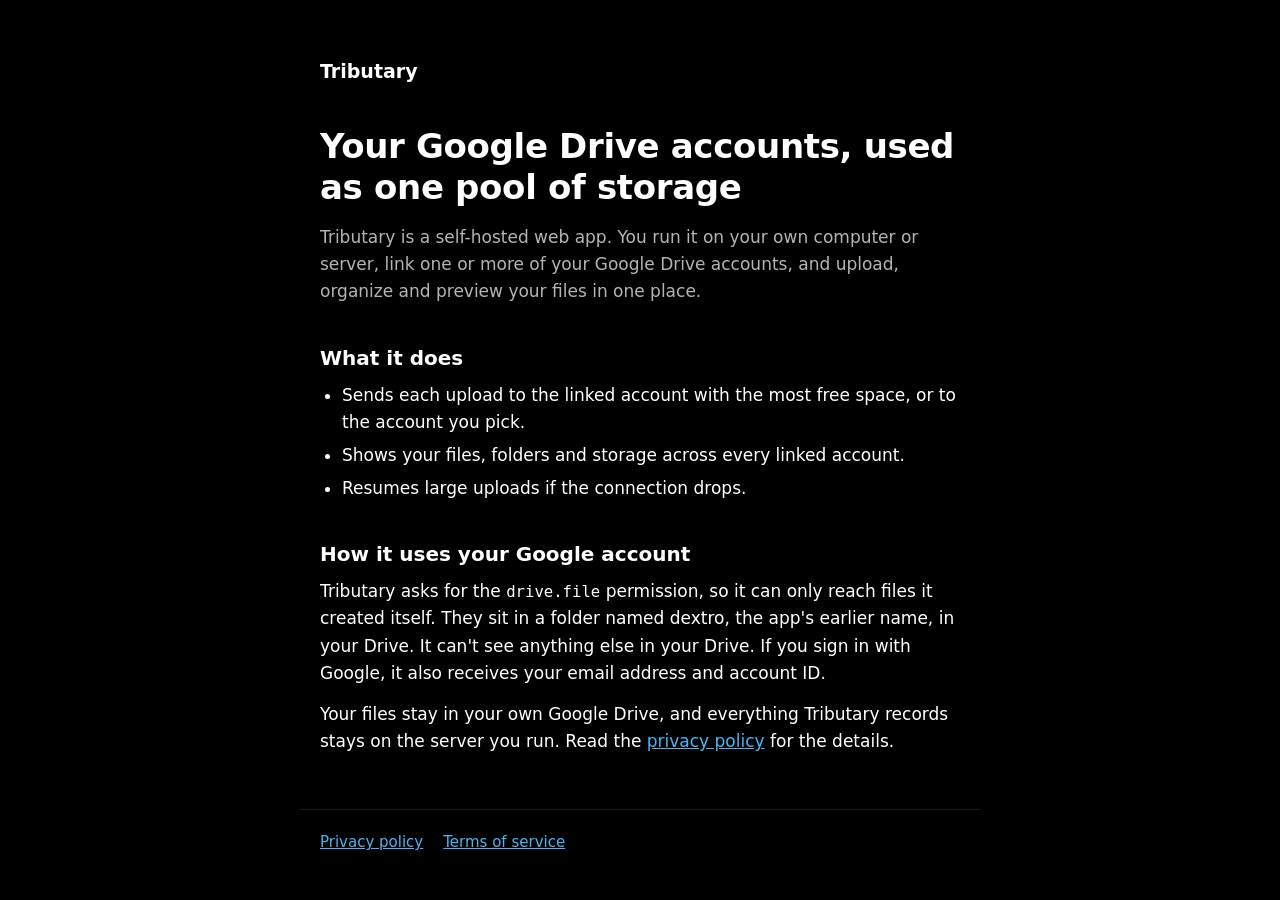
<file: index.html>
<!doctype html>
<html lang="en">
  <head>
    <meta charset="utf-8" />
    <meta name="viewport" content="width=device-width, initial-scale=1" />
    <title>Tributary: pool your Google Drive accounts</title>
    <meta name="description" content="Tributary is self-hosted file storage that uses your own Google Drive accounts as one pool." />
    <link rel="stylesheet" href="style.css" />
  </head>
  <body>
    <main>
      <p class="brand">Tributary</p>
      <h1>Your Google Drive accounts, used as one pool of storage</h1>
      <p class="lead">
        Tributary is a self-hosted web app. You run it on your own computer or server, link one or more of your
        Google Drive accounts, and upload, organize and preview your files in one place.
      </p>

      <h2>What it does</h2>
      <ul>
        <li>Sends each upload to the linked account with the most free space, or to the account you pick.</li>
        <li>Shows your files, folders and storage across every linked account.</li>
        <li>Resumes large uploads if the connection drops.</li>
      </ul>

      <h2>How it uses your Google account</h2>
      <p>
        Tributary asks for the <code>drive.file</code> permission, so it can only reach files it created itself.
        They sit in a folder named dextro, the app's earlier name, in your Drive. It can't see anything else in your Drive. If you sign in
        with Google, it also receives your email address and account ID.
      </p>
      <p>
        Your files stay in your own Google Drive, and everything Tributary records stays on the server you run. Read
        the <a href="privacy.html">privacy policy</a> for the details.
      </p>
    </main>
    <footer><a href="privacy.html">Privacy policy</a><a href="terms.html">Terms of service</a></footer>
  </body>
</html>
</file>
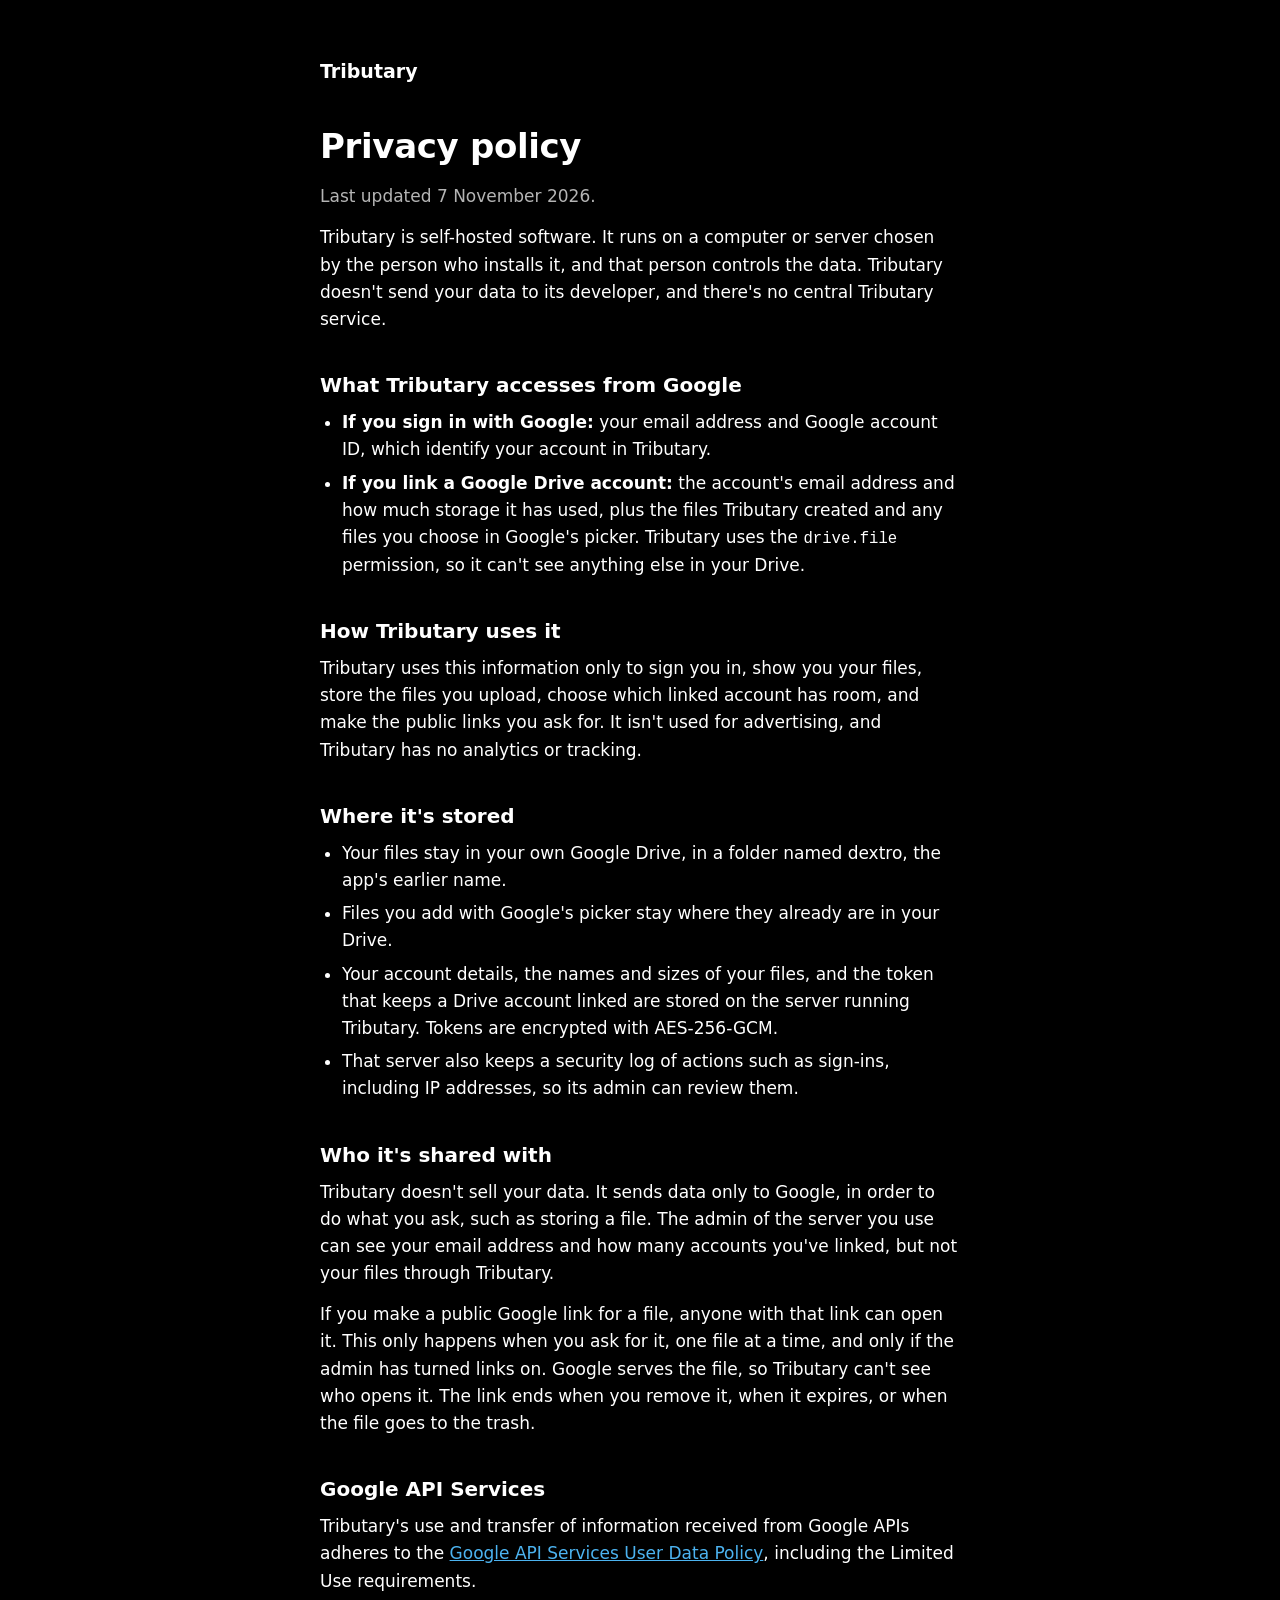
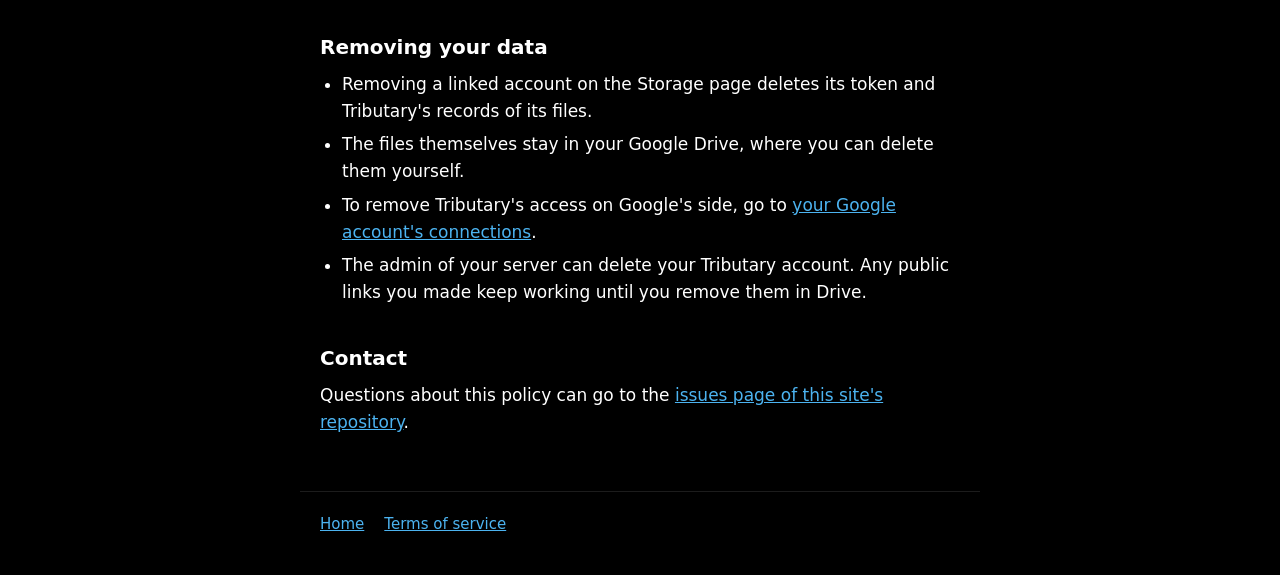
<file: privacy.html>
<!doctype html>
<html lang="en">
  <head>
    <meta charset="utf-8" />
    <meta name="viewport" content="width=device-width, initial-scale=1" />
    <title>Tributary privacy policy</title>
    <meta name="description" content="How Tributary handles your Google account data and your files." />
    <link rel="stylesheet" href="style.css" />
  </head>
  <body>
    <main>
      <p class="brand"><a href="index.html">Tributary</a></p>
      <h1>Privacy policy</h1>
      <p class="lead">Last updated 7 November 2026.</p>

      <p>
        Tributary is self-hosted software. It runs on a computer or server chosen by the person who installs it, and
        that person controls the data. Tributary doesn't send your data to its developer, and there's no central
        Tributary service.
      </p>

      <h2>What Tributary accesses from Google</h2>
      <ul>
        <li>
          <strong>If you sign in with Google:</strong> your email address and Google account ID, which identify
          your account in Tributary.
        </li>
        <li>
          <strong>If you link a Google Drive account:</strong> the account's email address and how much storage
          it has used, plus the files Tributary created and any files you choose in Google's picker. Tributary uses the <code>drive.file</code> permission, so it can't see anything else in your Drive.
        </li>
      </ul>

      <h2>How Tributary uses it</h2>
      <p>
        Tributary uses this information only to sign you in, show you your files, store the files you upload, choose which linked account has room, and make the public links you ask for. It isn't used for advertising, and Tributary has no analytics or
        tracking.
      </p>

      <h2>Where it's stored</h2>
      <ul>
        <li>Your files stay in your own Google Drive, in a folder named dextro, the app's earlier name.</li>
        <li>Files you add with Google's picker stay where they already are in your Drive.</li>
        <li>
          Your account details, the names and sizes of your files, and the token that keeps a Drive account
          linked are stored on the server running Tributary. Tokens are encrypted with AES-256-GCM.
        </li>
        <li>
          That server also keeps a security log of actions such as sign-ins, including IP addresses, so its admin
          can review them.
        </li>
      </ul>

      <h2>Who it's shared with</h2>
      <p>
        Tributary doesn't sell your data. It sends data only to Google, in order to do what
        you ask, such as storing a file. The admin of the server you use can see your email address and how many
        accounts you've linked, but not your files through Tributary.
      </p>
      <p>
        If you make a public Google link for a file, anyone with that link can open it. This only happens when you
        ask for it, one file at a time, and only if the admin has turned links on. Google serves the file, so
        Tributary can't see who opens it. The link ends when you remove it, when it expires, or when the file goes
        to the trash.
      </p>

      <h2>Google API Services</h2>
      <p>
        Tributary's use and transfer of information received from Google APIs adheres to the
        <a href="https://developers.google.com/terms/api-services-user-data-policy">Google API Services User Data Policy</a>,
        including the Limited Use requirements.
      </p>

      <h2>Removing your data</h2>
      <ul>
        <li>Removing a linked account on the Storage page deletes its token and Tributary's records of its files.</li>
        <li>The files themselves stay in your Google Drive, where you can delete them yourself.</li>
        <li>
          To remove Tributary's access on Google's side, go to
          <a href="https://myaccount.google.com/connections">your Google account's connections</a>.
        </li>
        <li>
          The admin of your server can delete your Tributary account. Any public links you made keep working until
          you remove them in Drive.
        </li>
      </ul>

      <h2>Contact</h2>
      <p>
        Questions about this policy can go to the
        <a href="https://github.com/swayam5342/dextro-site/issues">issues page of this site's repository</a>.
      </p>
    </main>
    <footer><a href="index.html">Home</a><a href="terms.html">Terms of service</a></footer>
  </body>
</html>
</file>
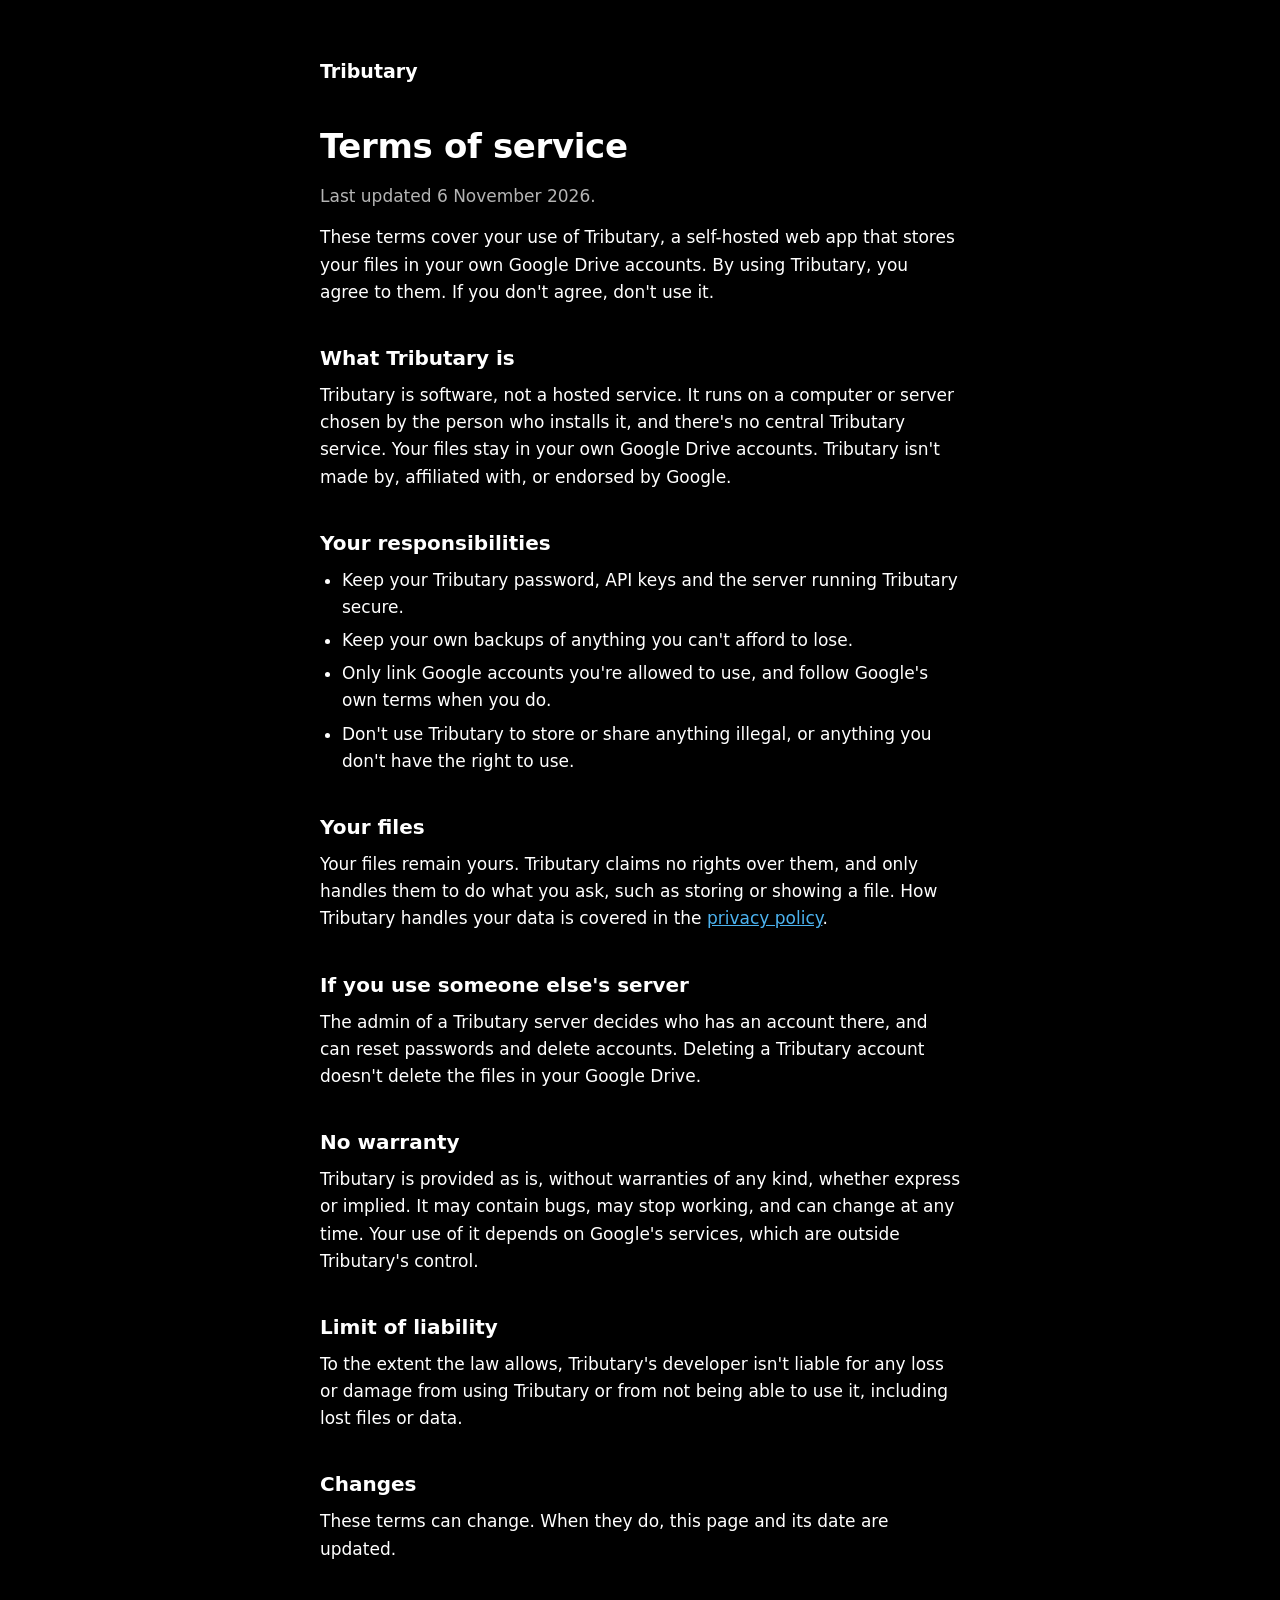
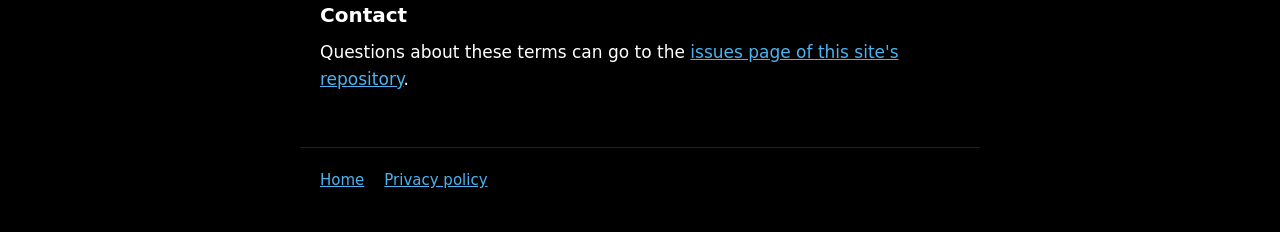
<file: terms.html>
<!doctype html>
<html lang="en">
  <head>
    <meta charset="utf-8" />
    <meta name="viewport" content="width=device-width, initial-scale=1" />
    <title>Tributary terms of service</title>
    <meta name="description" content="The terms for using Tributary, self-hosted file storage on your Google Drive accounts." />
    <link rel="stylesheet" href="style.css" />
  </head>
  <body>
    <main>
      <p class="brand"><a href="index.html">Tributary</a></p>
      <h1>Terms of service</h1>
      <p class="lead">Last updated 6 November 2026.</p>

      <p>
        These terms cover your use of Tributary, a self-hosted web app that stores your files in your own Google
        Drive accounts. By using Tributary, you agree to them. If you don't agree, don't use it.
      </p>

      <h2>What Tributary is</h2>
      <p>
        Tributary is software, not a hosted service. It runs on a computer or server chosen by the person who
        installs it, and there's no central Tributary service. Your files stay in your own Google Drive accounts.
        Tributary isn't made by, affiliated with, or endorsed by Google.
      </p>

      <h2>Your responsibilities</h2>
      <ul>
        <li>Keep your Tributary password, API keys and the server running Tributary secure.</li>
        <li>Keep your own backups of anything you can't afford to lose.</li>
        <li>Only link Google accounts you're allowed to use, and follow Google's own terms when you do.</li>
        <li>Don't use Tributary to store or share anything illegal, or anything you don't have the right to use.</li>
      </ul>

      <h2>Your files</h2>
      <p>
        Your files remain yours. Tributary claims no rights over them, and only handles them to do what you ask,
        such as storing or showing a file. How Tributary handles your data is covered in the
        <a href="privacy.html">privacy policy</a>.
      </p>

      <h2>If you use someone else's server</h2>
      <p>
        The admin of a Tributary server decides who has an account there, and can reset passwords and delete
        accounts. Deleting a Tributary account doesn't delete the files in your Google Drive.
      </p>

      <h2>No warranty</h2>
      <p>
        Tributary is provided as is, without warranties of any kind, whether express or implied. It may contain
        bugs, may stop working, and can change at any time. Your use of it depends on Google's services, which
        are outside Tributary's control.
      </p>

      <h2>Limit of liability</h2>
      <p>
        To the extent the law allows, Tributary's developer isn't liable for any loss or damage from using Tributary or
        from not being able to use it, including lost files or data.
      </p>

      <h2>Changes</h2>
      <p>These terms can change. When they do, this page and its date are updated.</p>

      <h2>Contact</h2>
      <p>
        Questions about these terms can go to the
        <a href="https://github.com/swayam5342/dextro-site/issues">issues page of this site's repository</a>.
      </p>
    </main>
    <footer><a href="index.html">Home</a><a href="privacy.html">Privacy policy</a></footer>
  </body>
</html>
</file>
<file: style.css>
:root {
  color-scheme: dark;
  --ground: #000;
  --text: #fff;
  --muted: #b4b4b4;
  --rule: #1c1c1c;
  --water: #4cb3f0;
}

body {
  margin: 0;
  background: var(--ground);
  color: var(--text);
  font: 17px/1.6 system-ui, -apple-system, "Segoe UI", sans-serif;
}

main,
footer {
  max-width: 640px;
  margin: 0 auto;
  padding: 0 20px;
}

main {
  padding-top: 56px;
  padding-bottom: 40px;
}

footer {
  padding-top: 20px;
  padding-bottom: 40px;
  border-top: 1px solid var(--rule);
  font-size: 15px;
}

.brand {
  margin: 0 0 40px;
  font-size: 19px;
  font-weight: 600;
}

.brand a {
  color: var(--text);
  text-decoration: none;
}

h1 {
  margin: 0 0 16px;
  font-size: 34px;
  line-height: 1.2;
  letter-spacing: -0.01em;
}

h2 {
  margin: 36px 0 8px;
  font-size: 20px;
}

p,
ul {
  margin: 0 0 14px;
}

ul {
  padding-left: 22px;
}

li {
  margin-bottom: 6px;
}

.lead {
  color: var(--muted);
}

a {
  color: var(--water);
}

code {
  font-size: 0.92em;
}

footer a {
  margin-right: 20px;
}
</file>
